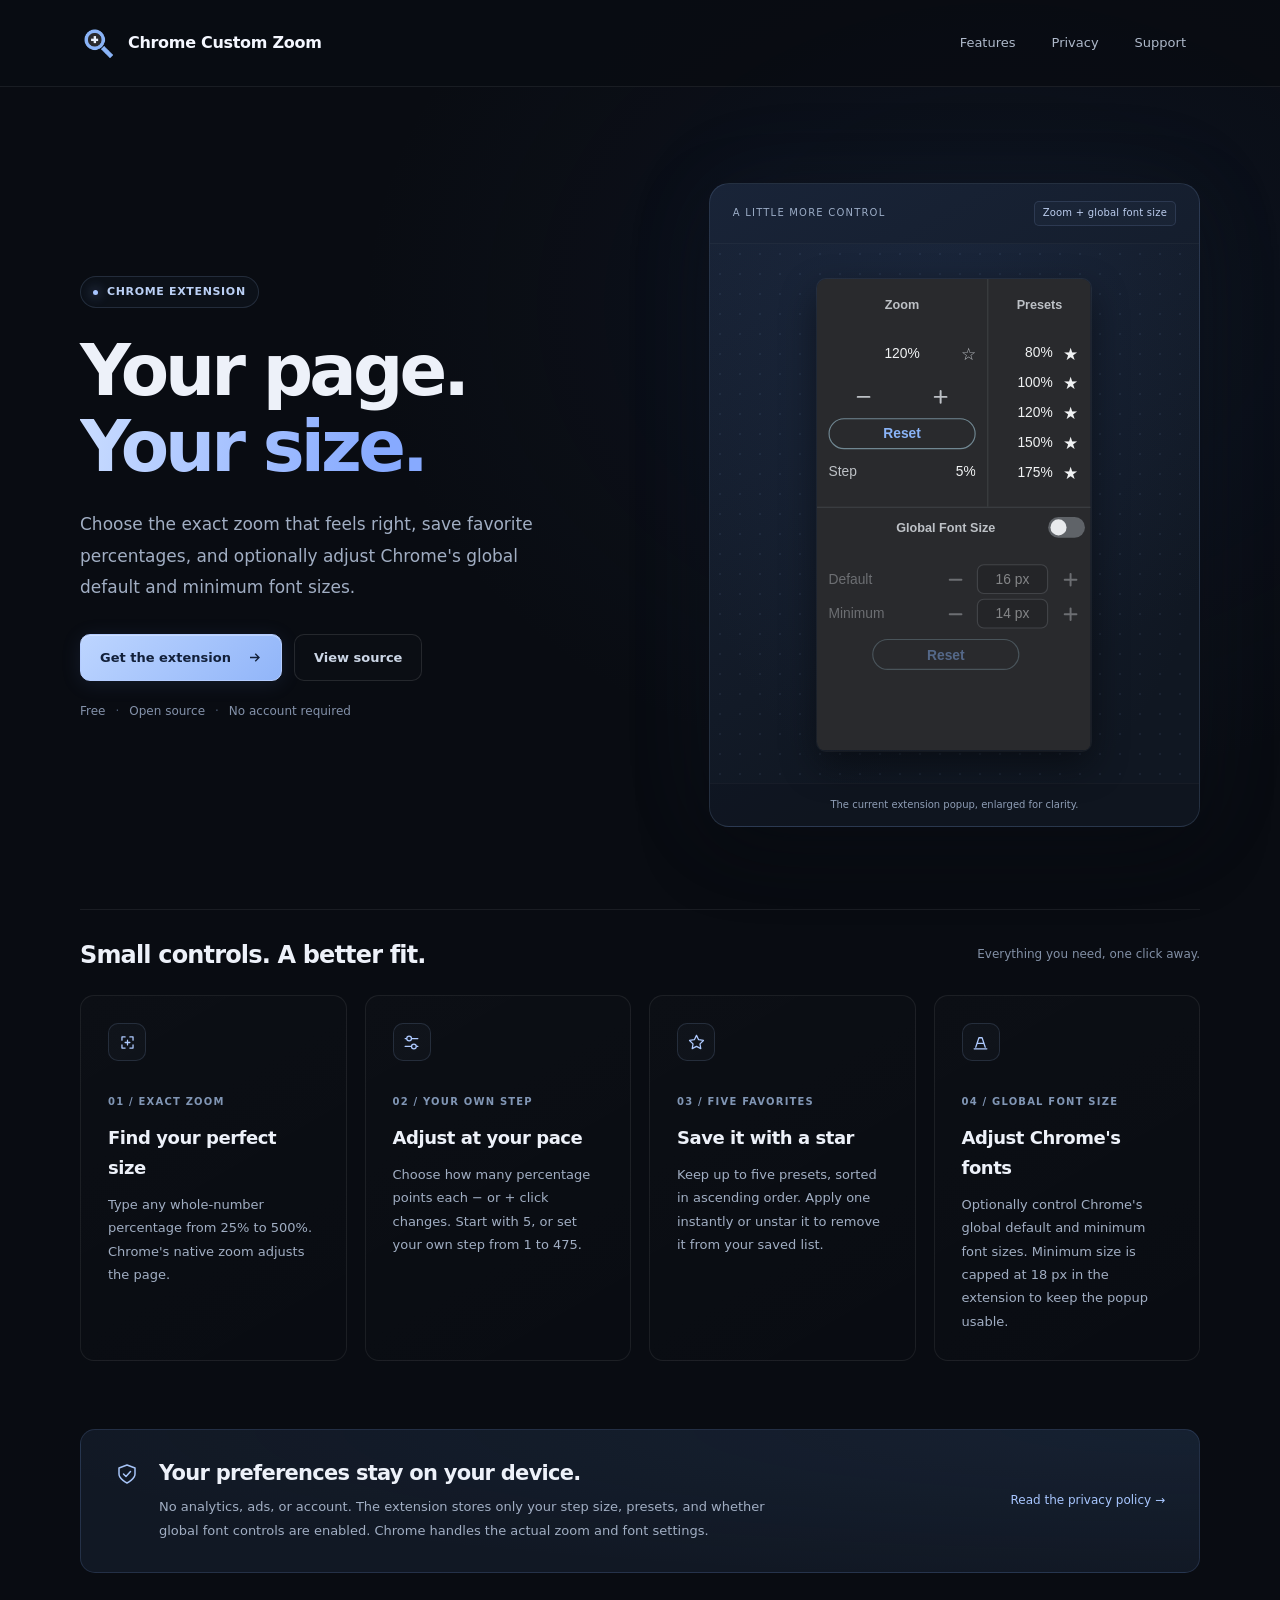
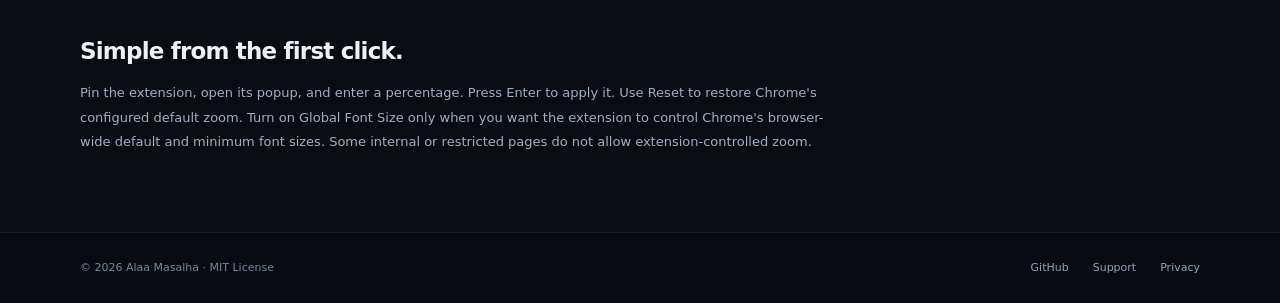
<file: docs/index.html>
<!doctype html>
<html lang="en">
<head>
  <meta charset="utf-8">
  <meta name="viewport" content="width=device-width, initial-scale=1">
  <meta name="description" content="Exact page zoom, adjustable steps, five favorite presets, and optional global font-size controls in a compact Chrome extension. Free, open source, and local.">
  <title>Chrome Custom Zoom — Your page, your size</title>
  <link rel="icon" type="image/png" href="assets/icon.png">
  <link rel="stylesheet" href="styles.css">
</head>
<body>
  <header><div class="wrap nav">
    <a class="brand" href="./"><img src="assets/icon.png" alt="" width="42" height="42"><span>Chrome Custom Zoom</span></a>
    <nav aria-label="Main navigation"><a href="#features">Features</a><a href="privacy.html">Privacy</a><a href="https://github.com/masalha-alaa/chrome-custom-zoom/issues">Support</a></nav>
  </div></header>
  <main>
    <section class="hero wrap">
      <div>
        <div class="eyebrow">CHROME EXTENSION</div>
        <h1>Your page.<br><span>Your size.</span></h1>
        <p class="lead">Choose the exact zoom that feels right, save favorite percentages, and optionally adjust Chrome&#x27;s global default and minimum font sizes.</p>
        <div class="buttons"><a class="button primary" href="https://github.com/masalha-alaa/chrome-custom-zoom#install-locally">Get the extension <svg viewBox="0 0 20 20" aria-hidden="true"><path d="M4 10h12M11 5l5 5-5 5"/></svg></a><a class="button" href="https://github.com/masalha-alaa/chrome-custom-zoom">View source</a></div>
        <p class="fine"><span>Free</span><span>Open source</span><span>No account required</span></p>
      </div>
      <figure class="showcase"><div class="showcase-top"><span>A LITTLE MORE CONTROL</span><span>Zoom + global font size</span></div><div class="popup-stage"><div class="popup-preview"><iframe src="mockups/global-font-size.html" title="Current Chrome Custom Zoom popup with zoom presets and global font-size controls" tabindex="-1"></iframe></div></div><figcaption>The current extension popup, enlarged for clarity.</figcaption></figure>
    </section>
    <div class="wrap section-heading"><h2>Small controls. A better fit.</h2><p>Everything you need, one click away.</p></div>
    <section class="features wrap" id="features" aria-label="Features">
      <article class="card"><div class="feature-icon"><svg viewBox="0 0 24 24" aria-hidden="true"><path d="M5 9V5h4m6 0h4v4m0 6v4h-4m-6 0H5v-4"/><path d="M9 12h6m-3-3v6"/></svg></div><span class="number">01 / EXACT ZOOM</span><h3>Find your perfect size</h3><p>Type any whole-number percentage from 25% to 500%. Chrome's native zoom adjusts the page.</p></article>
      <article class="card"><div class="feature-icon"><svg viewBox="0 0 24 24" aria-hidden="true"><path d="M4 7h16M4 17h16"/><circle cx="9" cy="7" r="3" fill="#141d2d"/><circle cx="15" cy="17" r="3" fill="#141d2d"/></svg></div><span class="number">02 / YOUR OWN STEP</span><h3>Adjust at your pace</h3><p>Choose how many percentage points each − or + click changes. Start with 5, or set your own step from 1 to 475.</p></article>
      <article class="card"><div class="feature-icon"><svg viewBox="0 0 24 24" aria-hidden="true"><path d="m12 3 2.7 5.5 6.1.9-4.4 4.3 1 6.1-5.4-2.9-5.4 2.9 1-6.1-4.4-4.3 6.1-.9Z"/></svg></div><span class="number">03 / FIVE FAVORITES</span><h3>Save it with a star</h3><p>Keep up to five presets, sorted in ascending order. Apply one instantly or unstar it to remove it from your saved list.</p></article>
      <article class="card"><div class="feature-icon"><svg viewBox="0 0 24 24" aria-hidden="true"><path d="M6 18 10 6h4l4 12M8 13h8"/><path d="M4 20h16"/></svg></div><span class="number">04 / GLOBAL FONT SIZE</span><h3>Adjust Chrome&#x27;s fonts</h3><p>Optionally control Chrome&#x27;s global default and minimum font sizes. Minimum size is capped at 18 px in the extension to keep the popup usable.</p></article>
    </section>
    <section class="privacy-callout wrap"><div class="privacy-copy"><svg viewBox="0 0 24 24" aria-hidden="true"><path d="M12 3 4 6v6c0 5 8 9 8 9s8-4 8-9V6Z"/><path d="m8.5 12 2.5 2.5 4.5-5"/></svg><div><h2>Your preferences stay on your device.</h2><p>No analytics, ads, or account. The extension stores only your step size, presets, and whether global font controls are enabled. Chrome handles the actual zoom and font settings.</p></div></div><a href="privacy.html">Read the privacy policy →</a></section>
    <section class="wrap getting-started"><h2>Simple from the first click.</h2><p>Pin the extension, open its popup, and enter a percentage. Press Enter to apply it. Use Reset to restore Chrome&#x27;s configured default zoom. Turn on Global Font Size only when you want the extension to control Chrome&#x27;s browser-wide default and minimum font sizes. Some internal or restricted pages do not allow extension-controlled zoom.</p></section>
  </main>
  <footer><div class="wrap footer-inner"><span>© 2026 Alaa Masalha · MIT License</span><div><a href="https://github.com/masalha-alaa/chrome-custom-zoom">GitHub</a><a href="https://github.com/masalha-alaa/chrome-custom-zoom/issues">Support</a><a href="privacy.html">Privacy</a></div></div></footer>
</body>
</html>
</file>
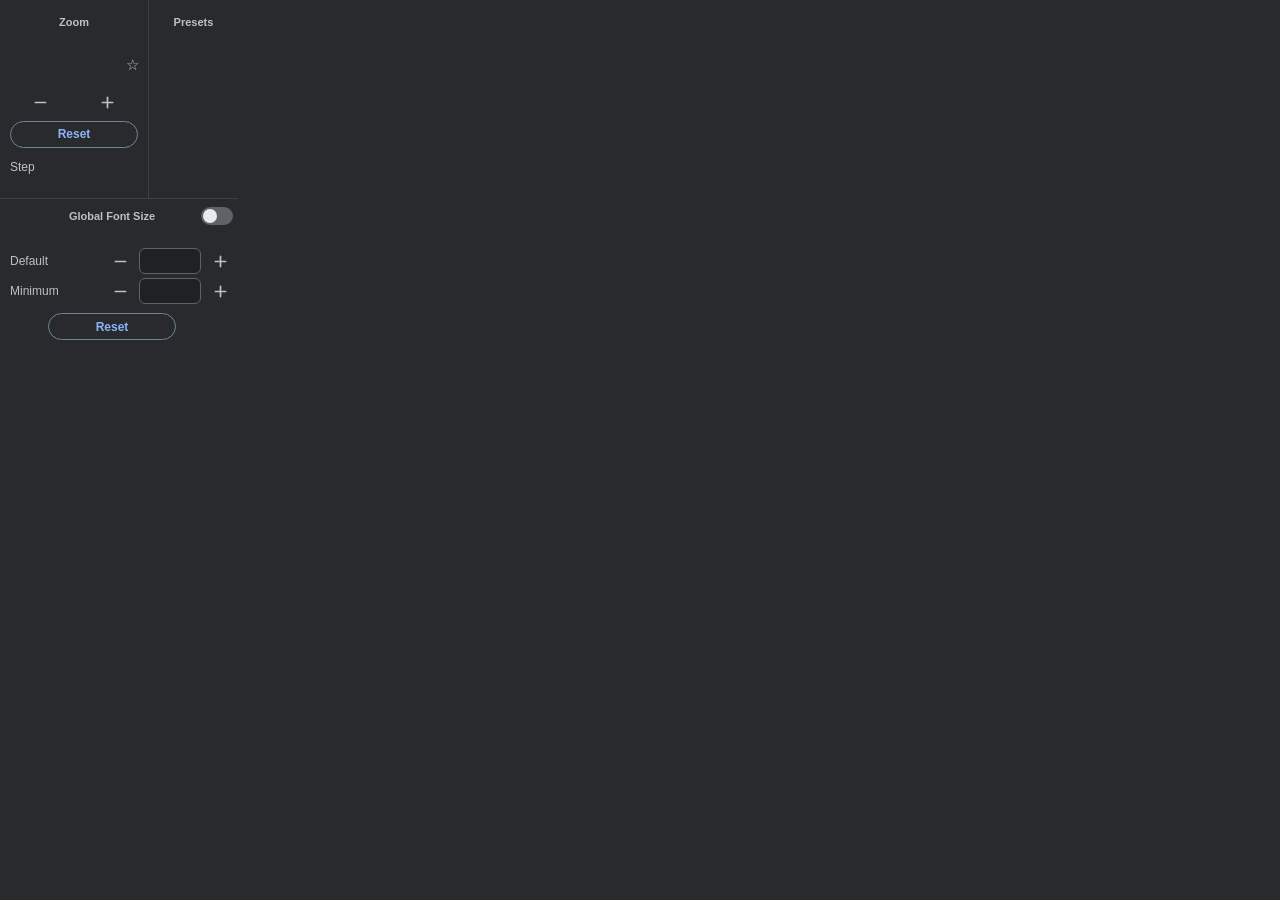
<file: popup.html>
<!doctype html>
<html lang="en">
  <head>
    <meta charset="utf-8">
    <meta name="viewport" content="width=device-width, initial-scale=1">
    <title>Custom Zoom</title>
    <link rel="stylesheet" href="popup.css">
    <script src="popup.js" defer></script>
  </head>
  <body>
    <main aria-label="Custom Zoom">
      <section class="popup-shell" aria-label="Page zoom">
      <section class="zoom-control">
        <h1 class="popup-title">Zoom</h1>
        <div class="zoom-value-row">
          <div class="zoom-value">
            <input id="zoom" type="text" inputmode="numeric" autocomplete="off"
              spellcheck="false" aria-label="Zoom percentage" title="Type a percentage and press Enter">
          </div>
          <button id="savePreset" class="star-button current-star" type="button"
            aria-label="Save current zoom as preset" aria-pressed="false" title="Save current zoom as preset">☆</button>
        </div>
        <div class="step-buttons">
          <button id="decrease" class="icon-button" type="button" aria-label="Zoom out" title="Zoom out">
            <svg viewBox="0 0 20 20" aria-hidden="true"><path d="M4 10h12"/></svg>
          </button>
          <button id="increase" class="icon-button" type="button" aria-label="Zoom in" title="Zoom in">
            <svg viewBox="0 0 20 20" aria-hidden="true"><path d="M4 10h12M10 4v12"/></svg>
          </button>
        </div>
        <button id="reset" class="reset-button" type="button">Reset</button>
        <label class="step-setting" for="step">
          <span>Step</span>
          <input id="step" type="text" inputmode="numeric" autocomplete="off"
            spellcheck="false" title="Percentage points per click (1–475)">
        </label>
      </section>
      <aside class="preset-panel" aria-label="Saved zoom presets">
        <h2 class="preset-title">Presets</h2>
        <div id="presetList" class="preset-list"></div>
      </aside>
      </section>
      <section class="font-panel" aria-label="Global font size controls">
        <div class="font-content">
          <div class="font-title-row">
            <h2 class="font-title">Global Font Size</h2>
            <label class="font-toggle" title="Enable or disable extension control of Chrome's global font size">
              <input id="fontSizeEnabled" type="checkbox" aria-label="Enable global font size control">
              <span class="font-toggle-track" aria-hidden="true"></span>
            </label>
          </div>
          <div class="font-row">
            <span class="font-label" title="Default font size used by Chrome">Default</span>
            <div class="font-controls">
              <button class="font-icon-button" type="button" data-target="defaultFont" data-delta="-1"
                aria-label="Decrease default font size" title="Decrease default font size">
                <svg viewBox="0 0 20 20" aria-hidden="true"><path d="M4 10h12"/></svg>
              </button>
              <input id="defaultFont" class="font-value" type="text" inputmode="numeric" autocomplete="off"
                spellcheck="false" aria-label="Default font size" title="Default font size (9–72 px)">
              <button class="font-icon-button" type="button" data-target="defaultFont" data-delta="1"
                aria-label="Increase default font size" title="Increase default font size">
                <svg viewBox="0 0 20 20" aria-hidden="true"><path d="M4 10h12M10 4v12"/></svg>
              </button>
            </div>
          </div>
          <div class="font-row">
            <span class="font-label" title="Minimum font size Chrome will allow on webpages">Minimum</span>
            <div class="font-controls">
              <button class="font-icon-button" type="button" data-target="minimumFont" data-delta="-1"
                aria-label="Decrease minimum font size" title="Decrease minimum font size">
                <svg viewBox="0 0 20 20" aria-hidden="true"><path d="M4 10h12"/></svg>
              </button>
              <input id="minimumFont" class="font-value" type="text" inputmode="numeric" autocomplete="off"
                spellcheck="false" aria-label="Minimum font size" title="Minimum font size (0–18 px)">
              <button class="font-icon-button" type="button" data-target="minimumFont" data-delta="1"
                aria-label="Increase minimum font size" title="Increase minimum font size">
                <svg viewBox="0 0 20 20" aria-hidden="true"><path d="M4 10h12M10 4v12"/></svg>
              </button>
            </div>
          </div>
          <div class="font-footer">
            <button id="resetFonts" class="font-reset" type="button">Reset</button>
          </div>
        </div>
      </section>
    </main>
    <div id="status" role="status" aria-live="polite" hidden></div>
  </body>
</html>
</file>
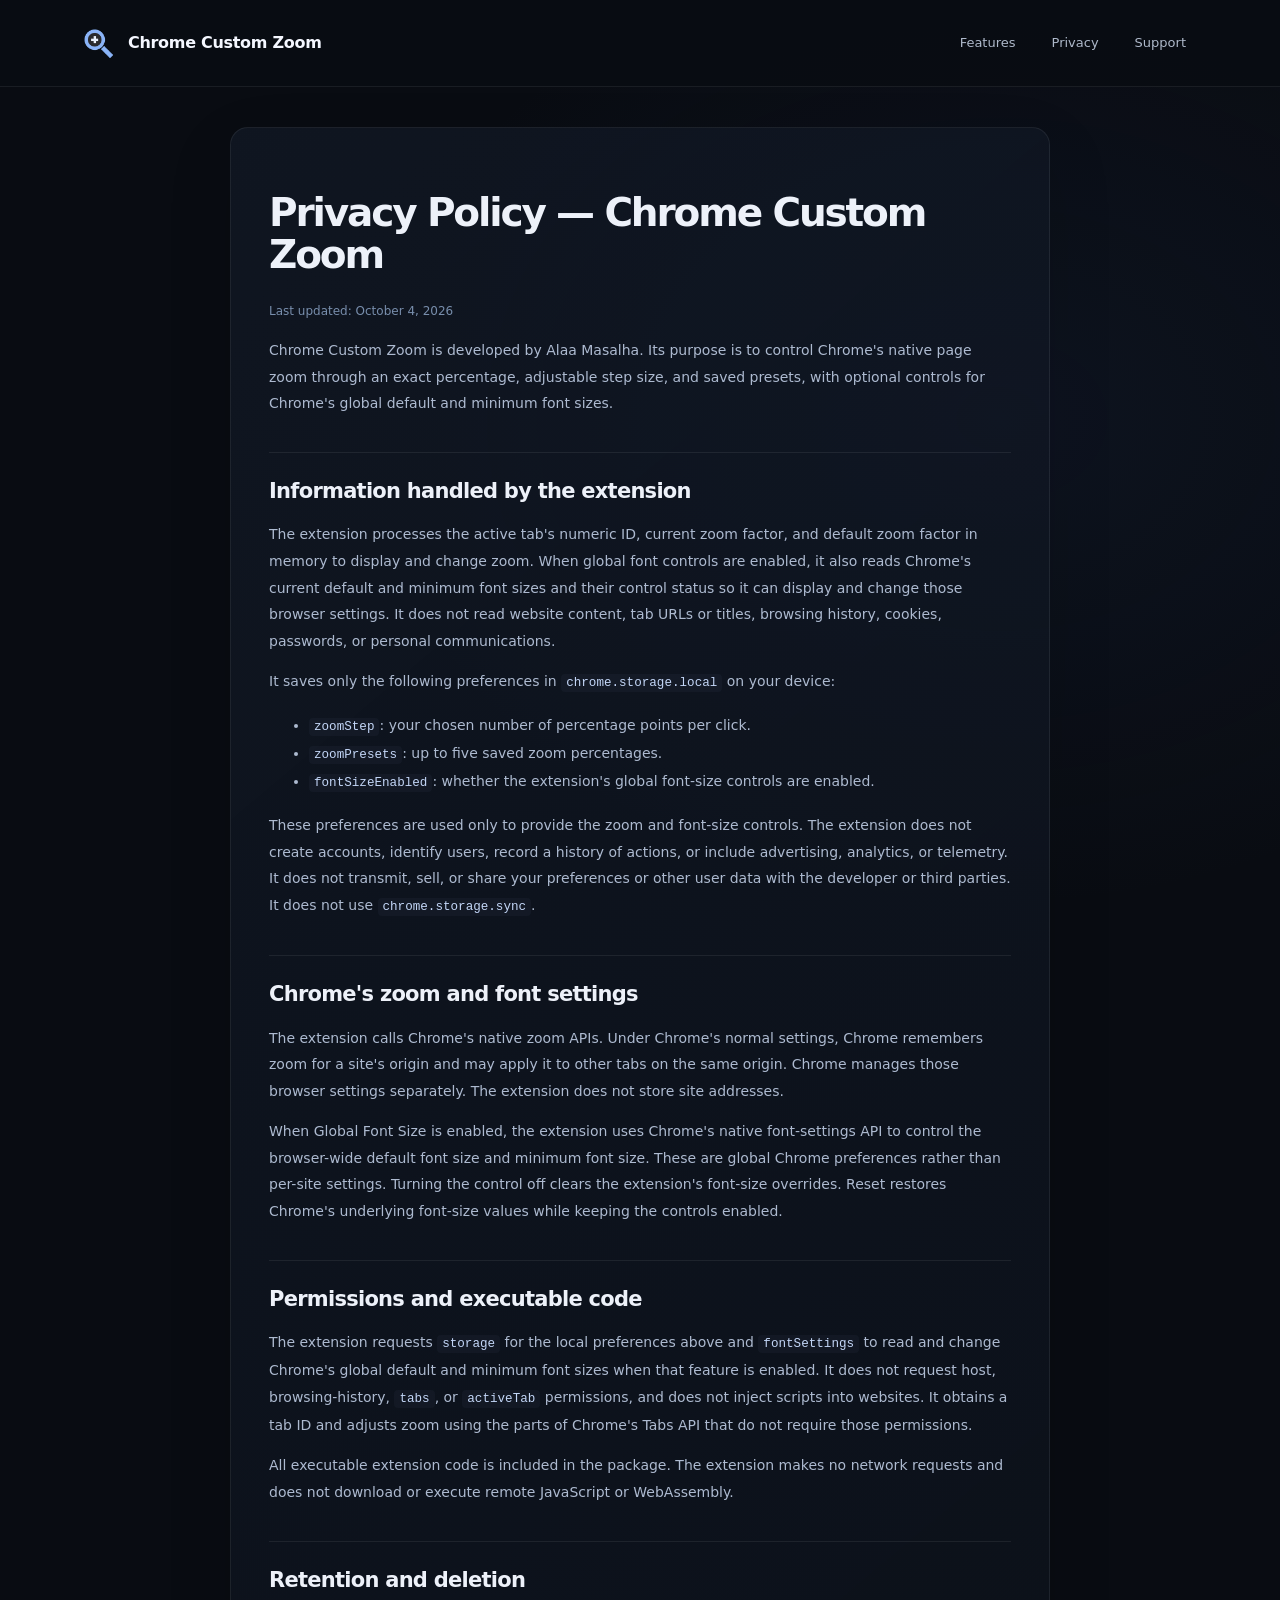
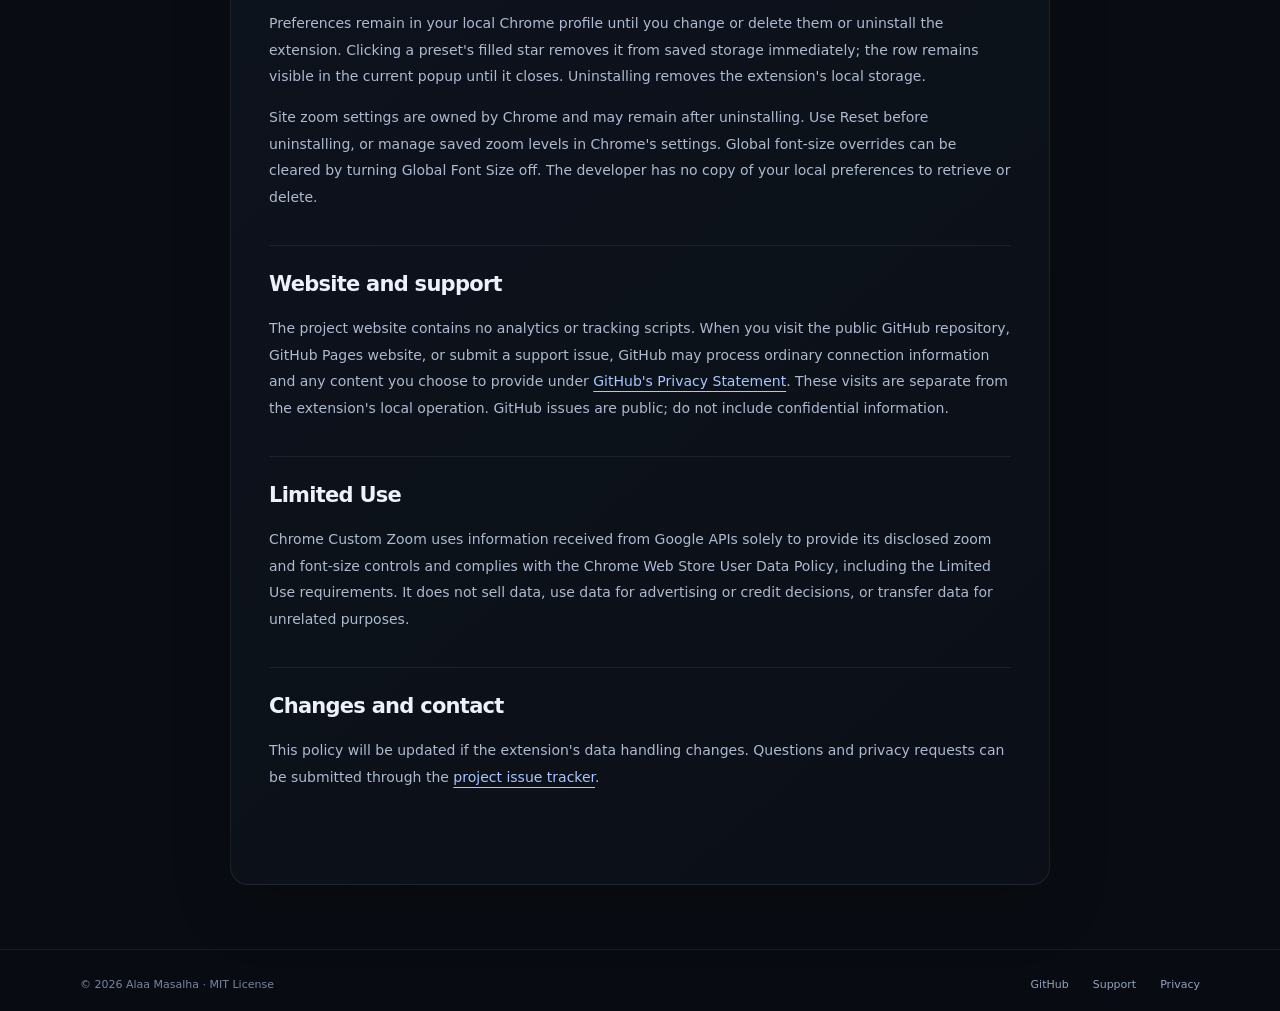
<file: docs/privacy.html>
<!doctype html>
<html lang="en">
<head>
  <meta charset="utf-8">
  <meta name="viewport" content="width=device-width, initial-scale=1">
  <meta name="description" content="Privacy policy for Chrome Custom Zoom: local preferences, native zoom, and no external data transmission.">
  <title>Privacy Policy — Chrome Custom Zoom</title>
  <link rel="icon" type="image/png" href="assets/icon.png">
  <link rel="stylesheet" href="styles.css">
</head>
<body>
  <header><div class="wrap nav">
    <a class="brand" href="./"><img src="assets/icon.png" alt="" width="42" height="42"><span>Chrome Custom Zoom</span></a>
    <nav aria-label="Main navigation"><a href="./#features">Features</a><a href="privacy.html">Privacy</a><a href="https://github.com/masalha-alaa/chrome-custom-zoom/issues">Support</a></nav>
  </div></header>
  <main class="wrap policy">
<h1>Privacy Policy — Chrome Custom Zoom</h1>
<p>Last updated: October 4, 2026</p>
<p>Chrome Custom Zoom is developed by Alaa Masalha. Its purpose is to control Chrome&#x27;s native page zoom through an exact percentage, adjustable step size, and saved presets, with optional controls for Chrome&#x27;s global default and minimum font sizes.</p>
<h2>Information handled by the extension</h2>
<p>The extension processes the active tab&#x27;s numeric ID, current zoom factor, and default zoom factor in memory to display and change zoom. When global font controls are enabled, it also reads Chrome&#x27;s current default and minimum font sizes and their control status so it can display and change those browser settings. It does not read website content, tab URLs or titles, browsing history, cookies, passwords, or personal communications.</p>
<p>It saves only the following preferences in <code>chrome.storage.local</code> on your device:</p>
<ul><li><code>zoomStep</code>: your chosen number of percentage points per click.</li><li><code>zoomPresets</code>: up to five saved zoom percentages.</li><li><code>fontSizeEnabled</code>: whether the extension&#x27;s global font-size controls are enabled.</li></ul>
<p>These preferences are used only to provide the zoom and font-size controls. The extension does not create accounts, identify users, record a history of actions, or include advertising, analytics, or telemetry. It does not transmit, sell, or share your preferences or other user data with the developer or third parties. It does not use <code>chrome.storage.sync</code>.</p>
<h2>Chrome&#x27;s zoom and font settings</h2>
<p>The extension calls Chrome&#x27;s native zoom APIs. Under Chrome&#x27;s normal settings, Chrome remembers zoom for a site&#x27;s origin and may apply it to other tabs on the same origin. Chrome manages those browser settings separately. The extension does not store site addresses.</p>
<p>When Global Font Size is enabled, the extension uses Chrome&#x27;s native font-settings API to control the browser-wide default font size and minimum font size. These are global Chrome preferences rather than per-site settings. Turning the control off clears the extension&#x27;s font-size overrides. Reset restores Chrome&#x27;s underlying font-size values while keeping the controls enabled.</p>
<h2>Permissions and executable code</h2>
<p>The extension requests <code>storage</code> for the local preferences above and <code>fontSettings</code> to read and change Chrome&#x27;s global default and minimum font sizes when that feature is enabled. It does not request host, browsing-history, <code>tabs</code>, or <code>activeTab</code> permissions, and does not inject scripts into websites. It obtains a tab ID and adjusts zoom using the parts of Chrome&#x27;s Tabs API that do not require those permissions.</p>
<p>All executable extension code is included in the package. The extension makes no network requests and does not download or execute remote JavaScript or WebAssembly.</p>
<h2>Retention and deletion</h2>
<p>Preferences remain in your local Chrome profile until you change or delete them or uninstall the extension. Clicking a preset&#x27;s filled star removes it from saved storage immediately; the row remains visible in the current popup until it closes. Uninstalling removes the extension&#x27;s local storage.</p>
<p>Site zoom settings are owned by Chrome and may remain after uninstalling. Use Reset before uninstalling, or manage saved zoom levels in Chrome&#x27;s settings. Global font-size overrides can be cleared by turning Global Font Size off. The developer has no copy of your local preferences to retrieve or delete.</p>
<h2>Website and support</h2>
<p>The project website contains no analytics or tracking scripts. When you visit the public GitHub repository, GitHub Pages website, or submit a support issue, GitHub may process ordinary connection information and any content you choose to provide under <a href="https://docs.github.com/en/site-policy/privacy-policies/github-general-privacy-statement">GitHub&#x27;s Privacy Statement</a>. These visits are separate from the extension&#x27;s local operation. GitHub issues are public; do not include confidential information.</p>
<h2>Limited Use</h2>
<p>Chrome Custom Zoom uses information received from Google APIs solely to provide its disclosed zoom and font-size controls and complies with the Chrome Web Store User Data Policy, including the Limited Use requirements. It does not sell data, use data for advertising or credit decisions, or transfer data for unrelated purposes.</p>
<h2>Changes and contact</h2>
<p>This policy will be updated if the extension&#x27;s data handling changes. Questions and privacy requests can be submitted through the <a href="https://github.com/masalha-alaa/chrome-custom-zoom/issues">project issue tracker</a>.</p>
  </main>
  <footer><div class="wrap footer-inner"><span>© 2026 Alaa Masalha · MIT License</span><div><a href="https://github.com/masalha-alaa/chrome-custom-zoom">GitHub</a><a href="https://github.com/masalha-alaa/chrome-custom-zoom/issues">Support</a><a href="privacy.html">Privacy</a></div></div></footer>
</body>
</html>
</file>
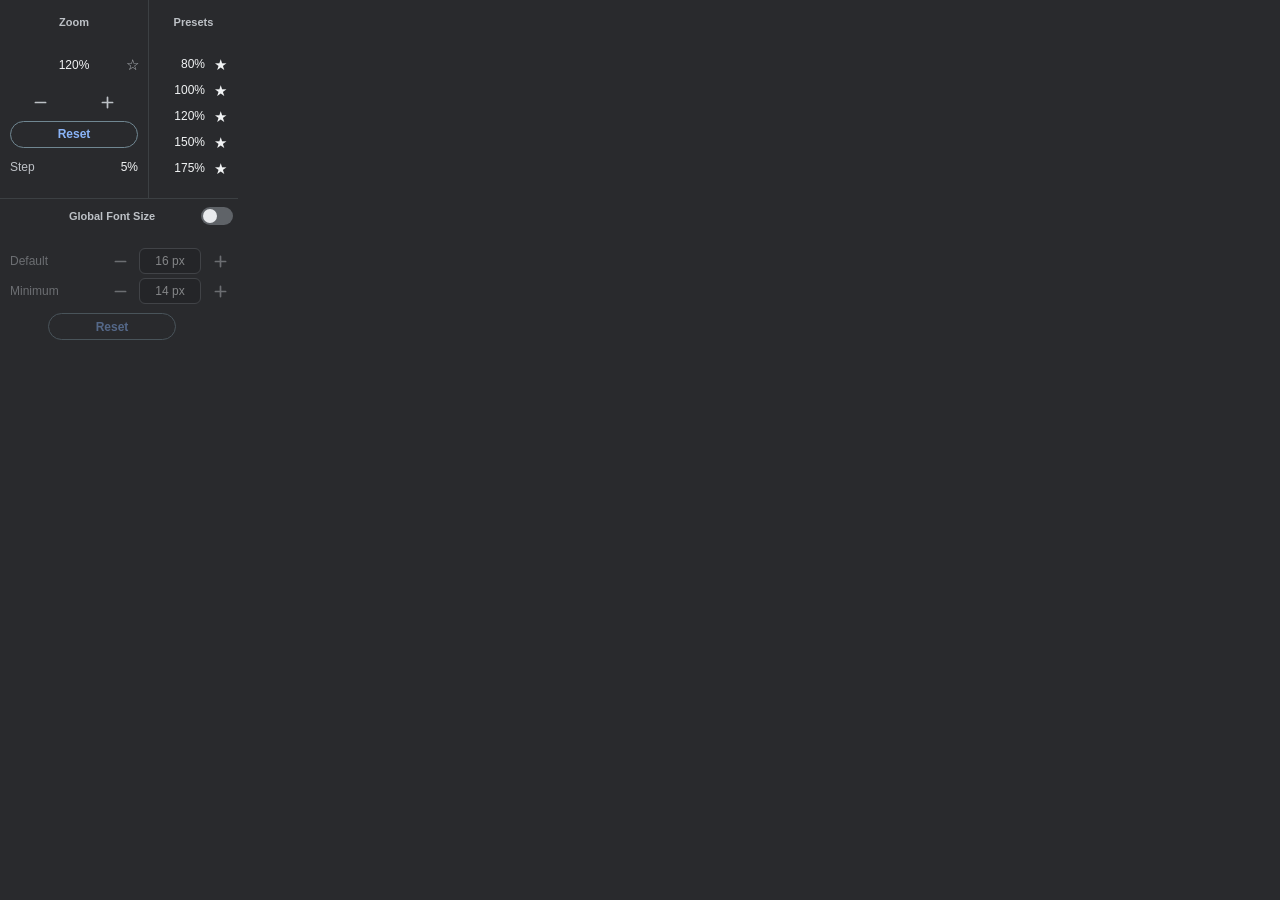
<file: docs/mockups/global-font-size.html>
<!doctype html>
<html lang="en">
<head>
  <meta charset="utf-8">
  <meta name="viewport" content="width=device-width, initial-scale=1">
  <title>Zoom — Font Controls Mockup</title>
  <style>
    :root {
      color-scheme: dark;
      font: 12px Arial, sans-serif;
    }

    * { box-sizing: border-box; }

    html, body {
      margin: 0;
      width: 238px;
    }

    body {
      background: #292a2d;
      color: #f1f3f4;
    }

    button, input {
      font: inherit;
    }

    button {
      cursor: pointer;
    }

    button:focus-visible,
    input:focus-visible {
      outline: 2px solid #8ab4f8;
      outline-offset: 2px;
    }

    .popup-shell {
      display: grid;
      grid-template-columns: 148px 90px;
      min-height: 198px;
    }

    .zoom-control {
      position: relative;
      display: flex;
      flex-direction: column;
      gap: 5px;
      padding: 52px 10px 8px;
    }

    .popup-title,
    .preset-title,
    .font-title {
      margin: 0;
      text-align: center;
      color: #bdc1c6;
      font-size: 11px;
      font-weight: 600;
      line-height: 14px;
      white-space: nowrap;
    }

    .popup-title,
    .preset-title {
      position: absolute;
      top: 15px;
      left: 0;
      right: 0;
    }

    .zoom-value-row {
      position: relative;
      height: 25px;
    }

    .zoom-value {
      display: flex;
      align-items: center;
      justify-content: center;
      height: 25px;
      font-weight: 500;
    }

    #zoom, #step {
      padding: 3px 0;
      border: 0;
      border-radius: 3px;
      outline: 0;
      background: transparent;
      color: inherit;
      font: inherit;
      font-weight: 500;
      text-align: right;
      font-variant-numeric: tabular-nums;
    }

    #zoom {
      width: 60px;
      text-align: center;
    }

    #step {
      width: 46px;
      color: #f1f3f4;
      text-align: right;
    }

    .star-button {
      display: grid;
      place-items: center;
      width: 24px;
      height: 24px;
      padding: 0;
      border: 0;
      border-radius: 12px;
      background: transparent;
      color: #bdc1c6;
      font-size: 15px;
      line-height: 1;
    }

    .star-button.is-saved {
      color: #f1f3f4;
    }

    .star-button:hover,
    .icon-button:hover,
    .font-icon-button:hover,
    .preset-value:hover {
      background: #3c4043;
    }

    .current-star {
      position: absolute;
      top: 50%;
      right: -6px;
      transform: translateY(-50%);
    }

    .step-buttons {
      display: flex;
      gap: 5px;
      margin-top: 8.5px;
    }

    .icon-button {
      display: grid;
      place-items: center;
      flex: 1;
      height: 27px;
      padding: 0;
      border: 0;
      border-radius: 14px;
      background: transparent;
      color: #bdc1c6;
    }

    .icon-button svg,
    .font-icon-button svg {
      width: 17px;
      height: 17px;
      fill: none;
      stroke: currentColor;
      stroke-width: 2;
      stroke-linecap: round;
    }

    .reset-button {
      height: 27px;
      border: 1px solid #708792;
      border-radius: 15px;
      background: transparent;
      color: #8ab4f8;
      font-weight: 600;
    }

    .reset-button:hover {
      background: #303c48;
    }

    .step-buttons,
    .zoom-control > .reset-button {
      transform: translateY(-2px);
    }

    .step-setting {
      display: flex;
      align-items: center;
      justify-content: space-between;
      min-height: 24px;
      color: #bdc1c6;
    }

    .preset-panel {
      position: relative;
      border-left: 1px solid #3c4043;
      padding: 52px 6px 8px;
    }

    .preset-list {
      display: flex;
      flex-direction: column;
      gap: 2px;
    }

    .preset-row {
      display: flex;
      align-items: center;
      height: 24px;
    }

    .preset-value {
      flex: 1;
      min-width: 0;
      height: 24px;
      padding: 0 3px 0 0;
      border: 0;
      border-radius: 4px;
      background: transparent;
      color: #f1f3f4;
      text-align: right;
      font-variant-numeric: tabular-nums;
    }

    .preset-star {
      flex: 0 0 24px;
    }

    .font-panel {
      border-top: 1px solid #3c4043;
      padding: 10px 10px 9px;
    }

    .font-content {
      width: calc(100% - 14px);
    }

    .font-title-row {
      position: relative;
      height: 14px;
      margin-bottom: 23px;
    }

    .font-title {
      margin: 0;
    }

    .font-toggle {
      position: absolute;
      top: -2px;
      right: -19px;
      width: 32px;
      height: 18px;
    }

    .font-toggle input {
      position: absolute;
      opacity: 0;
      pointer-events: none;
    }

    .font-toggle-track {
      position: absolute;
      inset: 0;
      border-radius: 9px;
      background: #5f6368;
      cursor: pointer;
      transition: background 120ms ease;
    }

    .font-toggle-track::after {
      content: "";
      position: absolute;
      top: 2px;
      left: 2px;
      width: 14px;
      height: 14px;
      border-radius: 50%;
      background: #e8eaed;
      transition: transform 120ms ease;
    }

    .font-toggle input:checked + .font-toggle-track {
      background: #8ab4f8;
    }

    .font-toggle input:checked + .font-toggle-track::after {
      transform: translateX(14px);
      background: #202124;
    }

    .font-toggle input:focus-visible + .font-toggle-track {
      outline: 2px solid #8ab4f8;
      outline-offset: 2px;
    }

    .font-row {
      display: flex;
      align-items: center;
      justify-content: space-between;
      min-height: 30px;
      transition: opacity 120ms ease;
    }

    .font-controls {
      display: flex;
      align-items: center;
      gap: 6px;
      transform: translateX(19px);
    }

    .font-label {
      color: #bdc1c6;
      white-space: nowrap;
    }

    .font-icon-button {
      display: grid;
      place-items: center;
      width: 26px;
      height: 26px;
      padding: 0;
      border: 0;
      border-radius: 13px;
      background: transparent;
      color: #bdc1c6;
    }

    .font-value {
      width: 62px;
      height: 26px;
      padding: 0 5px 1px;
      border: 1px solid #5f6368;
      border-radius: 6px;
      outline: 0;
      background: #202124;
      color: #f1f3f4;
      line-height: normal;
      text-align: center;
      font-variant-numeric: tabular-nums;
    }

    .font-value:hover {
      border-color: #80868b;
    }

    .font-footer {
      display: flex;
      justify-content: center;
      margin-top: 7px;
      transition: opacity 120ms ease;
    }

    .font-reset {
      width: 128px;
      height: 27px;
      border: 1px solid #708792;
      border-radius: 15px;
      background: transparent;
      color: #8ab4f8;
      font-weight: 600;
    }

    .font-reset:hover {
      background: #303c48;
    }

    .font-row.is-disabled,
    .font-footer.is-disabled {
      opacity: .45;
    }

    .font-row button:disabled,
    .font-row input:disabled,
    .font-reset:disabled {
      cursor: default;
    }
  </style>
</head>
<body>
  <main aria-label="Custom Zoom mockup">
    <section class="popup-shell">
      <section class="zoom-control">
        <h1 class="popup-title">Zoom</h1>

        <div class="zoom-value-row">
          <div class="zoom-value">
            <input id="zoom" type="text" value="120%" aria-label="Zoom percentage">
          </div>
          <button id="savePreset" class="star-button current-star" type="button"
                  aria-label="Save current zoom as preset" aria-pressed="false">☆</button>
        </div>

        <div class="step-buttons">
          <button id="decrease" class="icon-button" type="button" aria-label="Zoom out">
            <svg viewBox="0 0 20 20" aria-hidden="true"><path d="M4 10h12"/></svg>
          </button>
          <button id="increase" class="icon-button" type="button" aria-label="Zoom in">
            <svg viewBox="0 0 20 20" aria-hidden="true"><path d="M4 10h12M10 4v12"/></svg>
          </button>
        </div>

        <button id="reset" class="reset-button" type="button">Reset</button>

        <label class="step-setting" for="step">
          <span>Step</span>
          <input id="step" type="text" value="5%">
        </label>
      </section>

      <aside class="preset-panel" aria-label="Saved zoom presets">
        <h2 class="preset-title">Presets</h2>
        <div id="presetList" class="preset-list">
          <div class="preset-row">
            <button class="preset-value" type="button">80%</button>
            <button class="star-button preset-star is-saved" type="button">★</button>
          </div>
          <div class="preset-row">
            <button class="preset-value" type="button">100%</button>
            <button class="star-button preset-star is-saved" type="button">★</button>
          </div>
          <div class="preset-row">
            <button class="preset-value" type="button">120%</button>
            <button class="star-button preset-star is-saved" type="button">★</button>
          </div>
          <div class="preset-row">
            <button class="preset-value" type="button">150%</button>
            <button class="star-button preset-star is-saved" type="button">★</button>
          </div>
          <div class="preset-row">
            <button class="preset-value" type="button">175%</button>
            <button class="star-button preset-star is-saved" type="button">★</button>
          </div>
        </div>
      </aside>
    </section>

    <section class="font-panel" aria-label="Font size controls">
      <div class="font-content">
        <div class="font-title-row">
          <h2 class="font-title">Global Font Size</h2>
          <label class="font-toggle" title="Enable or disable extension control of Chrome's global font size">
            <input id="fontSizeEnabled" type="checkbox" aria-label="Enable global font size control">
            <span class="font-toggle-track" aria-hidden="true"></span>
          </label>
        </div>

        <div class="font-row">
          <span class="font-label" title="Default font size used by Chrome">Default</span>
          <div class="font-controls">
            <button class="font-icon-button" type="button" data-target="defaultFont" data-delta="-1" aria-label="Decrease default font size">
              <svg viewBox="0 0 20 20" aria-hidden="true"><path d="M4 10h12"/></svg>
            </button>
            <input id="defaultFont" class="font-value" type="text" value="16 px" aria-label="Default font size">
            <button class="font-icon-button" type="button" data-target="defaultFont" data-delta="1" aria-label="Increase default font size">
              <svg viewBox="0 0 20 20" aria-hidden="true"><path d="M4 10h12M10 4v12"/></svg>
            </button>
          </div>
        </div>

        <div class="font-row">
          <span class="font-label" title="Minimum font size Chrome will allow on webpages">Minimum</span>
          <div class="font-controls">
            <button class="font-icon-button" type="button" data-target="minimumFont" data-delta="-1" aria-label="Decrease minimum font size">
              <svg viewBox="0 0 20 20" aria-hidden="true"><path d="M4 10h12"/></svg>
            </button>
            <input id="minimumFont" class="font-value" type="text" value="14 px" aria-label="Minimum font size">
            <button class="font-icon-button" type="button" data-target="minimumFont" data-delta="1" aria-label="Increase minimum font size">
              <svg viewBox="0 0 20 20" aria-hidden="true"><path d="M4 10h12M10 4v12"/></svg>
            </button>
          </div>
        </div>

        <div class="font-footer">
          <button id="resetFonts" class="font-reset" type="button">Reset</button>
        </div>
      </div>
    </section>
  </main>

  <script>
    const parsePx = value => {
      const n = parseInt(value, 10);
      return Number.isFinite(n) ? n : 0;
    };

    document.querySelectorAll('.font-icon-button').forEach(button => {
      button.addEventListener('click', () => {
        const field = document.getElementById(button.dataset.target);
        const delta = Number(button.dataset.delta);
        let value = parsePx(field.value) + delta;

        if (field.id === 'minimumFont') value = Math.max(0, value);
        else value = Math.max(1, value);

        field.value = value + ' px';
      });
    });

    document.querySelectorAll('.font-value').forEach(field => {
      field.addEventListener('focus', () => field.select());
      field.addEventListener('blur', () => {
        let value = parsePx(field.value);
        if (field.id === 'minimumFont') value = Math.max(0, value);
        else value = Math.max(1, value);
        field.value = value + ' px';
      });
    });

    document.getElementById('resetFonts').addEventListener('click', () => {
      document.getElementById('defaultFont').value = '16 px';
      document.getElementById('minimumFont').value = '0 px';
    });

    const fontSizeEnabled = document.getElementById('fontSizeEnabled');
    const fontRows = [...document.querySelectorAll('.font-row')];
    const fontFooter = document.querySelector('.font-footer');
    const fontControls = [...document.querySelectorAll('.font-row button, .font-row input, #resetFonts')];

    function updateFontToggleState() {
      const enabled = fontSizeEnabled.checked;
      fontControls.forEach(control => { control.disabled = !enabled; });
      fontRows.forEach(row => row.classList.toggle('is-disabled', !enabled));
      fontFooter.classList.toggle('is-disabled', !enabled);
    }

    fontSizeEnabled.addEventListener('change', updateFontToggleState);
    updateFontToggleState();

    document.querySelectorAll('.preset-star, #savePreset').forEach(button => {
      button.addEventListener('click', () => {
        const saved = button.textContent === '★';
        button.textContent = saved ? '☆' : '★';
        button.classList.toggle('is-saved', !saved);
      });
    });

    document.querySelectorAll('.preset-value').forEach(button => {
      button.addEventListener('click', () => {
        document.getElementById('zoom').value = button.textContent;
      });
    });
  </script>
</body>
</html>
</file>
<file: docs/styles.css>
:root {
  color-scheme: dark;
  font: 16px/1.65 system-ui, -apple-system, BlinkMacSystemFont, "Segoe UI", sans-serif;
  color: #edf1f9;
  background: #090c12;
  --muted: #a1aec3;
  --line: #ffffff12;
  --accent: #a8c6ff;
}
* { box-sizing: border-box; }
html { scroll-behavior: smooth; scroll-padding-top: 28px; }
body {
  margin: 0;
  background: radial-gradient(ellipse 850px 650px at 78% 16%, #253b6b26, transparent 75%), #090c12;
}
::selection { background: #648bdc55; color: #fff; }
a { color: var(--accent); text-underline-offset: 5px; transition: color .2s, background .2s, border-color .2s; }
a:hover { color: #e1eaff; }
a:focus-visible { outline: 2px solid var(--accent); outline-offset: 5px; border-radius: 4px; }
img { max-width: 100%; height: auto; }
.wrap { width: min(1120px, calc(100% - 64px)); margin: auto; }
header { border-bottom: 1px solid var(--line); background: #090c12d9; }
.nav { min-height: 86px; display: flex; align-items: center; justify-content: space-between; gap: 24px; }
.brand { display: flex; align-items: center; gap: 12px; color: #f4f7ff; text-decoration: none; font-size: 16px; font-weight: 650; letter-spacing: -.3px; }
.brand img { width: 36px; height: 36px; }
nav { display: flex; gap: 8px; font-size: 13px; }
nav a { color: #aeb9ca; text-decoration: none; padding: 8px 14px; border-radius: 8px; }
nav a:hover { background: #ffffff08; color: #fff; }
.hero { display: grid; grid-template-columns: 1.15fr 1fr; gap: 64px; align-items: center; padding: 96px 0 82px; }
.eyebrow { display: inline-flex; align-items: center; gap: 9px; padding: 6px 12px; border: 1px solid #a8c6ff26; border-radius: 99px; color: #bbd0f5; background: #8caeff08; font-size: 11px; font-weight: 550; letter-spacing: .06em; }
.eyebrow::before { content: ""; width: 5px; height: 5px; border-radius: 50%; background: #a8c6ff; box-shadow: 0 0 12px #7d9ee6; }
h1 { font-size: clamp(48px, 5.5vw, 72px); line-height: 1.08; letter-spacing: -.055em; font-weight: 650; margin: 25px 0 24px; }
.hero h1 span { color: #a8c6ff; background: linear-gradient(100deg, #c9dcff, #87aaff 85%); background-clip: text; -webkit-text-fill-color: transparent; }
h2 { font-size: 30px; line-height: 1.25; letter-spacing: -.035em; font-weight: 600; }
p { color: var(--muted); }
.lead { max-width: 475px; font-size: 17px; line-height: 1.85; }
.buttons { display: flex; flex-wrap: wrap; gap: 12px; margin: 30px 0 21px; }
.button { display: inline-flex; align-items: center; justify-content: center; gap: 16px; padding: 12px 19px; border: 1px solid #ffffff1b; border-radius: 10px; text-decoration: none; font-size: 13px; font-weight: 600; color: #ccd6e6; background: #ffffff03; }
.button:hover { border-color: #7187ae; background: #ffffff07; color: #f2f6ff; }
.primary { color: #12203a; background: linear-gradient(135deg, #bdd5ff, #91b5f9); border-color: #b4ccff; box-shadow: 0 3px 20px #6588db20, inset 0 1px #ffffff50; }
.primary:hover { color: #0c1931; border-color: #dce7ff; background: #c6dbff; }
.button svg { width: 15px; height: 15px; fill: none; stroke: currentColor; stroke-width: 1.8; }
.fine { font-size: 12px; color: #8492aa; display: flex; align-items: center; flex-wrap: wrap; gap: 10px; }
.fine span + span::before { content: "·"; margin-right: 10px; color: #4c5a72; }
.showcase { position: relative; padding: 0; border: 1px solid #a8c6ff22; border-radius: 20px; background: linear-gradient(150deg, #192438, #101722 75%); box-shadow: 0 24px 70px #0005, 0 0 100px #547bc414; margin: 0; overflow: hidden; }
.showcase-top { display: flex; justify-content: space-between; align-items: center; padding: 17px 23px; border-bottom: 1px solid #ffffff09; font-size: 10px; letter-spacing: .12em; color: #9bacc6; }
.showcase-top span:last-child { color: #bbcced; letter-spacing: .02em; padding: 3px 8px; border: 1px solid #a8c6ff23; border-radius: 5px; background: #a8c6ff08; }
.popup-stage { display: grid; place-items: center; padding: 35px 38px 32px; background-image: radial-gradient(circle, #9abafa12 1px, transparent 1px), radial-gradient(ellipse at 50% 30%, #314b792a, transparent 80%); background-size: 20px 20px, auto; }
.popup-preview {
  width: 274px;
  height: 472px;
  overflow: hidden;
  border-radius: 9px;
  box-shadow: 0 14px 36px #0007, 0 0 0 1px #ffffff12;
}
.popup-preview iframe {
  display: block;
  width: 238px;
  height: 410px;
  border: 0;
  transform: scale(1.15);
  transform-origin: top left;
  pointer-events: none;
}
.showcase figcaption { margin: 0; padding: 13px 20px; color: #8e9db5; font-size: 10px; text-align: center; border-top: 1px solid #ffffff08; background: #080c1226; }
.section-heading { display: flex; align-items: center; justify-content: space-between; gap: 20px; border-top: 1px solid var(--line); padding-top: 30px; }
.section-heading h2 { margin: 0; font-size: 24px; }
.section-heading p { margin: 0; font-size: 12px; color: #8290a6; }
.features { display: grid; grid-template-columns: repeat(4, 1fr); gap: 18px; padding: 25px 0 68px; }
.card { padding: 27px; border: 1px solid var(--line); border-radius: 14px; background: linear-gradient(150deg, #ffffff04, #ffffff01); transition: border-color .2s, background .2s; }
.card:hover { border-color: #8babdf35; background: #a8c6ff05; }
.feature-icon { display: grid; place-items: center; width: 38px; height: 38px; margin-bottom: 26px; border: 1px solid #a8c6ff25; border-radius: 10px; color: #afcaff; background: #a8c6ff07; }
.feature-icon svg { width: 19px; height: 19px; fill: none; stroke: currentColor; stroke-width: 1.6; stroke-linecap: round; stroke-linejoin: round; }
.number { font-size: 10px; font-weight: 600; letter-spacing: .12em; color: #8196b5; }
.card h3 { font-size: 18px; font-weight: 550; letter-spacing: -.025em; margin: 10px 0 10px; }
.card p { margin: 0; font-size: 13px; line-height: 1.8; }
.privacy-callout { position: relative; margin-bottom: 64px; padding: 30px 34px; border: 1px solid #7ba2e82b; border-radius: 15px; background: radial-gradient(ellipse at 100% 0, #416ba31b, transparent 75%), #111824; display: flex; align-items: center; gap: 26px; justify-content: space-between; }
.privacy-copy { display: flex; align-items: flex-start; gap: 20px; }
.privacy-copy > svg { flex: 0 0 24px; width: 24px; height: 24px; margin-top: 2px; fill: none; stroke: #a7c4f7; stroke-width: 1.5; stroke-linecap: round; stroke-linejoin: round; }
.privacy-callout h2 { margin: 0 0 9px; font-size: 21px; }
.privacy-callout p { margin: 0; max-width: 615px; font-size: 13px; line-height: 1.8; }
.privacy-callout > a { white-space: nowrap; font-size: 12px; text-decoration: none; }
.getting-started { padding-bottom: 64px; max-width: 770px; margin-left: max(32px, calc((100% - 1120px) / 2)); }
.getting-started h2 { font-size: 23px; margin-bottom: 15px; }
.getting-started p { font-size: 13px; line-height: 1.9; }
footer { border-top: 1px solid var(--line); font-size: 11px; color: #78879e; background: #070a103d; }
.footer-inner { padding: 26px 0; display: flex; justify-content: space-between; gap: 20px; flex-wrap: wrap; }
.footer-inner div { display: flex; gap: 24px; }
footer a { color: #94a3bd; text-decoration: none; }
.policy { max-width: 820px; padding: 64px 38px 80px; margin-top: 40px; margin-bottom: 64px; border: 1px solid var(--line); border-radius: 18px; background: linear-gradient(140deg, #131b29a3, #0c111ac4); box-shadow: 0 25px 65px #0002; }
.policy h1 { font-size: 39px; margin-top: 0; }
.policy h2 { font-size: 21px; margin-top: 35px; padding-top: 25px; border-top: 1px solid var(--line); }
.policy p, .policy li { color: #adbad0; font-size: 14px; line-height: 1.9; }
.policy code { padding: 2px 5px; border-radius: 4px; background: #a8c6ff09; color: #c3d6f7; font-size: .9em; overflow-wrap: anywhere; }
.policy p:first-of-type { color: #788eac; font-size: 12px; }
@media (max-width: 880px) {
  .hero { gap: 30px; padding: 66px 0; }
  .features { grid-template-columns: repeat(2, 1fr); }
  h1 { font-size: 56px; }
  .popup-stage { padding: 28px 24px; }
  .card { padding: 23px; }
  .privacy-callout { align-items: flex-start; flex-direction: column; }
}
@media (max-width: 640px) {
  .wrap { width: calc(100% - 36px); }
  .nav { align-items: flex-start; flex-direction: column; padding: 17px 0 12px; gap: 12px; }
  .brand { font-size: 14px; }
  .brand img { width: 31px; height: 31px; }
  nav { gap: 4px; margin-left: -10px; }
  nav a { padding: 6px 10px; font-size: 12px; }
  .hero { grid-template-columns: 1fr; gap: 34px; padding: 40px 0 44px; }
  h1 { font-size: 53px; }
  .lead { font-size: 15px; }
  .buttons { gap: 10px; }
  .button { padding: 11px 15px; font-size: 12px; }
  .showcase { max-width: 460px; width: 100%; }
  .popup-stage { padding: 28px 36px; }
  .section-heading { align-items: flex-start; flex-direction: column; gap: 8px; padding-top: 24px; }
  .section-heading h2 { font-size: 21px; }
  .features { grid-template-columns: 1fr; gap: 14px; padding: 22px 0 36px; }
  .feature-icon { margin-bottom: 18px; }
  .privacy-callout { padding: 24px; gap: 21px; margin-bottom: 36px; }
  .privacy-copy { gap: 14px; }
  .privacy-callout h2 { font-size: 19px; }
  .getting-started { margin: auto; padding-bottom: 35px; }
  .getting-started h2 { font-size: 21px; }
  .policy { padding: 30px 23px; margin-top: 25px; margin-bottom: 35px; }
  .policy h1 { font-size: 31px; }
  .policy h2 { font-size: 20px; }
  .policy p, .policy li { font-size: 13px; }
  .footer-inner { padding: 23px 0; gap: 17px; }
}
@media (prefers-reduced-motion: reduce) {
  html { scroll-behavior: auto; }
  a, .card { transition: none; }
}
</file>
<file: popup.css>
:root {
  color-scheme: dark;
  font: 12px Arial, sans-serif;
  --popup-ui-scale: 1;
  --popup-layout-width: 238px;
}

* { box-sizing: border-box; }

html, body { margin: 0; width: 238px; }

body {
  overflow-x: hidden;
  background: #292a2d;
  color: #f1f3f4;
}

body > main,
#status {
  width: var(--popup-layout-width);
  zoom: var(--popup-ui-scale);
}

.popup-shell {
  display: grid;
  grid-template-columns: 62.18487395% 37.81512605%;
  min-height: 198px;
}

.zoom-control {
  position: relative;
  display: flex;
  flex-direction: column;
  gap: 5px;
  padding: 52px 10px 8px;
}

.popup-title,
.preset-title,
.font-title {
  margin: 0;
  text-align: center;
  color: #bdc1c6;
  font-size: 11px;
  font-weight: 600;
  line-height: 14px;
  white-space: nowrap;
}

.popup-title,
.preset-title {
  position: absolute;
  top: 15px;
  left: 0;
  right: 0;
}

.zoom-value-row {
  position: relative;
  height: 25px;
}

.zoom-value {
  display: flex;
  align-items: center;
  justify-content: center;
  height: 25px;
  font-weight: 500;
}

#zoom, #step {
  padding: 3px 0;
  border: 0;
  border-radius: 3px;
  outline: 0;
  background: transparent;
  color: inherit;
  font: inherit;
  font-weight: 500;
  text-align: right;
  font-variant-numeric: tabular-nums;
}

#zoom { width: 60px; text-align: center; }
#step { width: 46px; color: #f1f3f4; text-align: right; }

input:focus-visible { outline: 2px solid #8ab4f8 !important; outline-offset: 2px; }
input:disabled { opacity: .55; }

button { font: inherit; cursor: pointer; }
button:disabled { opacity: .45; cursor: default; }

.star-button {
  display: grid;
  place-items: center;
  width: 24px;
  height: 24px;
  padding: 0;
  border: 0;
  border-radius: 12px;
  background: transparent;
  color: #bdc1c6;
  font-size: 15px;
  line-height: 1;
}

.star-button.is-saved { color: #f1f3f4; }
.star-button:not(:disabled):hover { background: #3c4043; }

.current-star {
  position: absolute;
  top: 50%;
  right: -6px;
  transform: translateY(-50%);
}

.step-buttons { display: flex; gap: 5px; margin-top: 8.5px; }

.icon-button {
  display: grid;
  place-items: center;
  flex: 1;
  height: 27px;
  padding: 0;
  border: 0;
  border-radius: 14px;
  background: transparent;
  color: #bdc1c6;
}

.icon-button svg,
.font-icon-button svg {
  width: 17px;
  height: 17px;
  fill: none;
  stroke: currentColor;
  stroke-width: 2;
  stroke-linecap: round;
}

.icon-button:not(:disabled):hover { background: #3c4043; }

.reset-button {
  height: 27px;
  border: 1px solid #708792;
  border-radius: 15px;
  background: transparent;
  color: #8ab4f8;
  font-weight: 600;
}

.reset-button:not(:disabled):hover { background: #303c48; }

.step-buttons,
.zoom-control > .reset-button {
  transform: translateY(-2px);
}

button:focus-visible { outline: 2px solid #8ab4f8; outline-offset: 2px; }

.step-setting {
  display: flex;
  align-items: center;
  justify-content: space-between;
  min-height: 24px;
  color: #bdc1c6;
}

.preset-panel {
  position: relative;
  border-left: 1px solid #3c4043;
  padding: 52px 6px 8px;
}

.preset-list {
  display: flex;
  flex-direction: column;
  gap: 2px;
}

.preset-row {
  display: flex;
  align-items: center;
  height: 24px;
}

.preset-value {
  flex: 1;
  min-width: 0;
  height: 24px;
  padding: 0 3px 0 0;
  border: 0;
  border-radius: 4px;
  background: transparent;
  color: #f1f3f4;
  text-align: right;
  font-variant-numeric: tabular-nums;
}

.preset-value:hover { background: #3c4043; }

.preset-star {
  flex: 0 0 24px;
}

.font-panel {
  border-top: 1px solid #3c4043;
  padding: 10px 10px 9px;
}

.font-content {
  width: calc(100% - 14px);
}

.font-title-row {
  position: relative;
  height: 14px;
  margin-bottom: 23px;
}

.font-title {
  margin: 0;
}

.font-toggle {
  position: absolute;
  top: -2px;
  right: -19px;
  width: 32px;
  height: 18px;
}

.font-toggle input {
  position: absolute;
  opacity: 0;
  pointer-events: none;
}

.font-toggle-track {
  position: absolute;
  inset: 0;
  border-radius: 9px;
  background: #5f6368;
  cursor: pointer;
  transition: background 120ms ease;
}

.font-toggle-track::after {
  content: "";
  position: absolute;
  top: 2px;
  left: 2px;
  width: 14px;
  height: 14px;
  border-radius: 50%;
  background: #e8eaed;
  transition: transform 120ms ease;
}

.font-toggle input:checked + .font-toggle-track {
  background: #8ab4f8;
}

.font-toggle input:checked + .font-toggle-track::after {
  transform: translateX(14px);
  background: #202124;
}

.font-toggle input:focus-visible + .font-toggle-track {
  outline: 2px solid #8ab4f8;
  outline-offset: 2px;
}

.font-row {
  display: flex;
  align-items: center;
  justify-content: space-between;
  min-height: 30px;
  transition: opacity 120ms ease;
}

.font-controls {
  display: flex;
  align-items: center;
  gap: 6px;
  transform: translateX(19px);
}

.font-label {
  color: #bdc1c6;
  white-space: nowrap;
}

.font-icon-button {
  display: grid;
  place-items: center;
  width: 26px;
  height: 26px;
  padding: 0;
  border: 0;
  border-radius: 13px;
  background: transparent;
  color: #bdc1c6;
}

.font-icon-button:not(:disabled):hover { background: #3c4043; }

.font-value {
  width: 62px;
  height: 26px;
  padding: 0 5px 1px;
  border: 1px solid #5f6368;
  border-radius: 6px;
  outline: 0;
  background: #202124;
  color: #f1f3f4;
  font: inherit;
  line-height: normal;
  text-align: center;
  font-variant-numeric: tabular-nums;
}

.font-value:not(:disabled):hover { border-color: #80868b; }

.font-footer {
  display: flex;
  justify-content: center;
  margin-top: 7px;
  transition: opacity 120ms ease;
}

.font-reset {
  width: 128px;
  height: 27px;
  border: 1px solid #708792;
  border-radius: 15px;
  background: transparent;
  color: #8ab4f8;
  font-weight: 600;
}

.font-reset:not(:disabled):hover { background: #303c48; }

.font-row.is-disabled,
.font-footer.is-disabled {
  opacity: .45;
}

.font-row.is-disabled button:disabled,
.font-row.is-disabled input:disabled,
.font-footer.is-disabled button:disabled {
  opacity: 1;
}

.font-row button:disabled,
.font-row input:disabled,
.font-reset:disabled {
  cursor: default;
}

#status {
  padding: 0 10px 8px;
  color: #f28b82;
  font-size: 11px;
}
</file>
